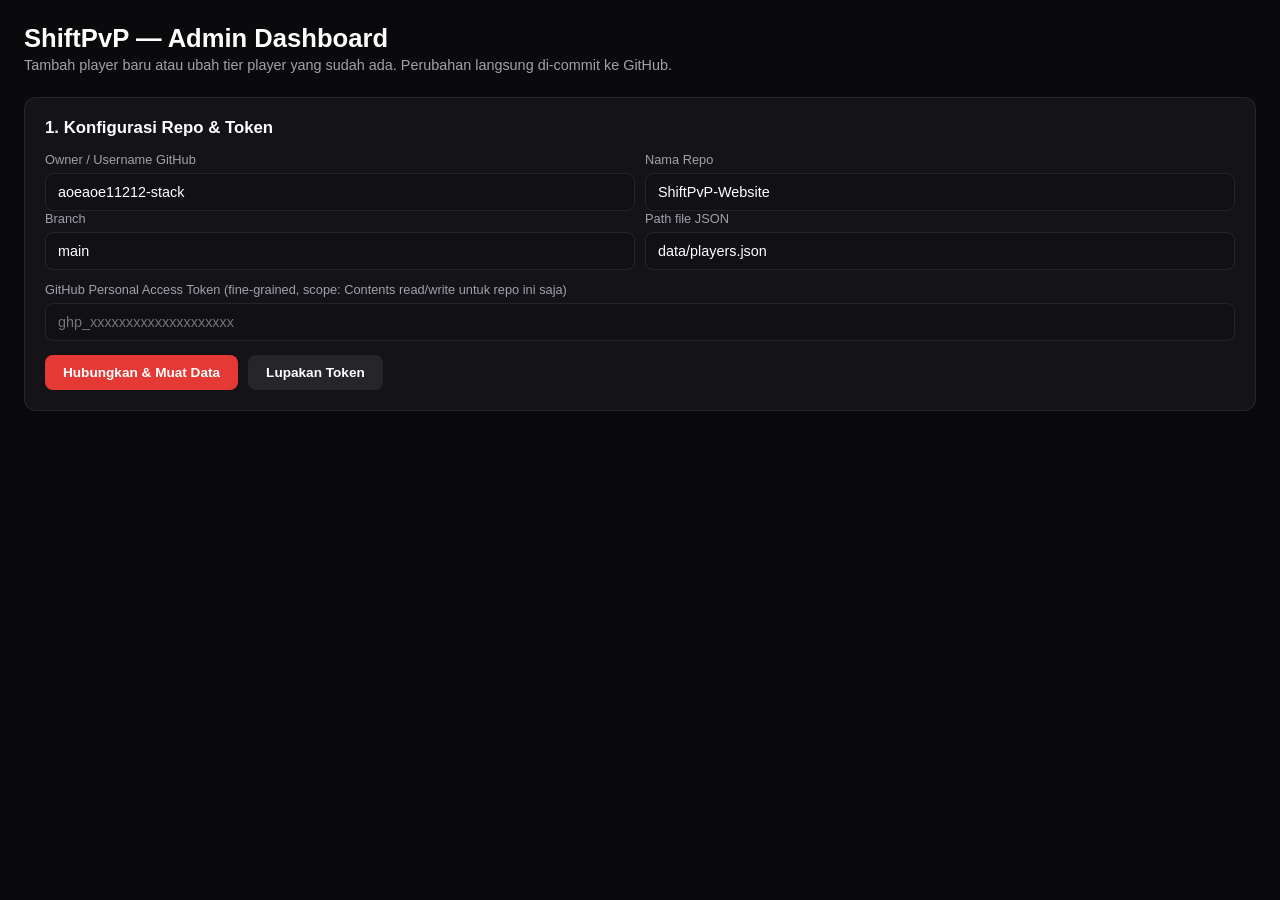
<file: admin.html>
<!DOCTYPE html>
<html lang="id">
<head>
<meta charset="UTF-8">
<meta name="viewport" content="width=device-width, initial-scale=1.0">
<title>ShiftPvP - Admin Dashboard</title>
<meta name="robots" content="noindex, nofollow">
<style>
    :root {
        --color-bg-darker: #0a0a0c;
        --color-bg-main: #111115;
        --color-bg-card: rgba(22, 22, 28, 0.85);
        --color-bg-card-hover: rgba(30, 30, 38, 0.95);
        --color-border: rgba(255, 255, 255, 0.08);
        --color-border-hover: rgba(229, 57, 85, 0.4);
        --color-text-primary: #ffffff;
        --color-text-secondary: #a1a1aa;
        --color-text-muted: #52525b;
        --color-accent: #e53935;
        --color-accent-rgb: 229, 57, 85;
        --color-accent-hover: #f44336;
        --color-success: #4caf50;
        --color-warn: #ffb74d;
        --font-display: 'Space Grotesk', -apple-system, BlinkMacSystemFont, sans-serif;
        --font-sans: 'Plus Jakarta Sans', -apple-system, BlinkMacSystemFont, sans-serif;
    }

    * { box-sizing: border-box; }

    body {
        margin: 0;
        background: var(--color-bg-darker);
        color: var(--color-text-primary);
        font-family: var(--font-sans);
        min-height: 100vh;
        padding: 24px;
    }

    h1 {
        font-family: var(--font-display);
        font-size: 1.6rem;
        margin: 0 0 4px 0;
    }

    .subtitle {
        color: var(--color-text-secondary);
        margin-bottom: 24px;
        font-size: 0.9rem;
    }

    .card {
        background: var(--color-bg-card);
        border: 1px solid var(--color-border);
        border-radius: 12px;
        padding: 20px;
        margin-bottom: 20px;
    }

    .card h2 {
        font-family: var(--font-display);
        font-size: 1.05rem;
        margin: 0 0 14px 0;
    }

    label {
        display: block;
        font-size: 0.8rem;
        color: var(--color-text-secondary);
        margin-bottom: 6px;
        margin-top: 12px;
    }
    label:first-child { margin-top: 0; }

    input[type="text"], input[type="password"], select {
        width: 100%;
        background: var(--color-bg-main);
        border: 1px solid var(--color-border);
        border-radius: 8px;
        padding: 10px 12px;
        color: var(--color-text-primary);
        font-family: var(--font-sans);
        font-size: 0.9rem;
        outline: none;
        transition: border-color 0.2s ease;
    }

    input:focus, select:focus {
        border-color: var(--color-border-hover);
    }

    .btn {
        display: inline-flex;
        align-items: center;
        gap: 6px;
        border: none;
        border-radius: 8px;
        padding: 10px 18px;
        font-family: var(--font-display);
        font-weight: 700;
        font-size: 0.85rem;
        cursor: pointer;
        transition: background 0.2s ease, opacity 0.2s ease;
    }
    .btn:disabled { opacity: 0.5; cursor: not-allowed; }

    .btn-primary { background: var(--color-accent); color: #fff; }
    .btn-primary:hover:not(:disabled) { background: var(--color-accent-hover); }

    .btn-secondary { background: rgba(255,255,255,0.08); color: var(--color-text-primary); }
    .btn-secondary:hover:not(:disabled) { background: rgba(255,255,255,0.14); }

    .btn-danger { background: rgba(229,57,53,0.15); color: #ef5350; border: 1px solid rgba(229,57,53,0.3); }
    .btn-danger:hover:not(:disabled) { background: rgba(229,57,53,0.28); }

    .row { display: flex; gap: 10px; flex-wrap: wrap; }

    .grid-2 {
        display: grid;
        grid-template-columns: 380px 1fr;
        gap: 20px;
        align-items: start;
    }
    @media (max-width: 900px) {
        .grid-2 { grid-template-columns: 1fr; }
    }

    .tier-grid {
        display: grid;
        grid-template-columns: repeat(2, 1fr);
        gap: 10px;
    }

    .status-bar {
        font-size: 0.85rem;
        padding: 10px 14px;
        border-radius: 8px;
        margin-bottom: 16px;
        display: none;
    }
    .status-bar.show { display: block; }
    .status-info { background: rgba(33,150,243,0.12); color: #64b5f6; border: 1px solid rgba(33,150,243,0.25); }
    .status-success { background: rgba(76,175,80,0.12); color: #81c784; border: 1px solid rgba(76,175,80,0.25); }
    .status-error { background: rgba(229,57,53,0.12); color: #ef5350; border: 1px solid rgba(229,57,53,0.25); }

    .player-list {
        max-height: 560px;
        overflow-y: auto;
        display: flex;
        flex-direction: column;
        gap: 8px;
    }

    .player-item {
        display: flex;
        justify-content: space-between;
        align-items: center;
        background: var(--color-bg-main);
        border: 1px solid var(--color-border);
        border-radius: 8px;
        padding: 10px 12px;
        cursor: pointer;
        transition: background 0.15s ease, border-color 0.15s ease;
    }
    .player-item:hover { background: var(--color-bg-card-hover); border-color: var(--color-border-hover); }
    .player-item.active { border-color: var(--color-accent); background: rgba(229,57,85,0.08); }

    .player-item-name { font-weight: 700; font-size: 0.9rem; }
    .player-item-meta { font-size: 0.75rem; color: var(--color-text-muted); }

    .badge-mini {
        font-size: 0.65rem;
        padding: 2px 6px;
        border-radius: 4px;
        background: rgba(255,255,255,0.06);
        color: var(--color-text-muted);
    }
    .badge-mini.unranked { color: var(--color-warn); background: rgba(255,183,77,0.12); }

    .log-box {
        background: var(--color-bg-main);
        border: 1px solid var(--color-border);
        border-radius: 8px;
        padding: 12px;
        font-family: monospace;
        font-size: 0.78rem;
        max-height: 160px;
        overflow-y: auto;
        color: var(--color-text-secondary);
        white-space: pre-wrap;
    }

    .pill {
        font-size: 0.72rem;
        padding: 3px 8px;
        border-radius: 20px;
        background: rgba(255,255,255,0.06);
        color: var(--color-text-secondary);
    }

    .locked-overlay {
        text-align: center;
        padding: 60px 20px;
        color: var(--color-text-secondary);
    }

    .search-box {
        width: 100%;
        margin-bottom: 10px;
    }

    .empty-hint {
        color: var(--color-text-muted);
        font-size: 0.85rem;
        text-align: center;
        padding: 20px;
    }
</style>
</head>
<body>

<h1>ShiftPvP &mdash; Admin Dashboard</h1>
<div class="subtitle">Tambah player baru atau ubah tier player yang sudah ada. Perubahan langsung di-commit ke GitHub.</div>

<div id="statusBar" class="status-bar"></div>

<!-- ==================== LOGIN / TOKEN GATE ==================== -->
<div id="authCard" class="card">
    <h2>1. Konfigurasi Repo &amp; Token</h2>
    <div class="row">
        <div style="flex:1; min-width:200px;">
            <label for="repoOwner">Owner / Username GitHub</label>
            <input type="text" id="repoOwner" value="aoeaoe11212-stack">
        </div>
        <div style="flex:1; min-width:200px;">
            <label for="repoName">Nama Repo</label>
            <input type="text" id="repoName" value="ShiftPvP-Website">
        </div>
    </div>
    <div class="row">
        <div style="flex:1; min-width:200px;">
            <label for="repoBranch">Branch</label>
            <input type="text" id="repoBranch" value="main">
        </div>
        <div style="flex:1; min-width:200px;">
            <label for="repoPath">Path file JSON</label>
            <input type="text" id="repoPath" value="data/players.json">
        </div>
    </div>
    <label for="ghToken">GitHub Personal Access Token (fine-grained, scope: Contents read/write untuk repo ini saja)</label>
    <input type="password" id="ghToken" placeholder="ghp_xxxxxxxxxxxxxxxxxxxx" autocomplete="off">
    <div class="row" style="margin-top:14px;">
        <button class="btn btn-primary" id="btnConnect">Hubungkan &amp; Muat Data</button>
        <button class="btn btn-secondary" id="btnForgetToken">Lupakan Token</button>
    </div>
</div>

<!-- ==================== MAIN DASHBOARD (hidden until connected) ==================== -->
<div id="dashboard" style="display:none;">

    <div class="card">
        <div class="row" style="justify-content:space-between; align-items:center;">
            <span class="pill" id="playerCountPill">0 player</span>
            <div class="row">
                <button class="btn btn-secondary" id="btnReload">Reload dari GitHub</button>
                <button class="btn btn-secondary" id="btnDownload">⬇️ Download players.json</button>
                <button class="btn btn-primary" id="btnCommit">💾 Save &amp; Commit ke GitHub</button>
            </div>
        </div>
    </div>

    <div class="grid-2">
        <!-- LIST -->
        <div class="card">
            <h2>Daftar Player</h2>
            <input type="text" id="searchBox" class="search-box" placeholder="Cari player...">
            <div class="player-list" id="playerList"></div>
        </div>

        <!-- FORM -->
        <div class="card">
            <h2 id="formTitle">Tambah Player Baru</h2>

            <label for="formUsername">Username</label>
            <input type="text" id="formUsername" placeholder="cth: Apacoba179010">

            <div class="tier-grid" id="tierGrid"></div>

            <div class="row" style="margin-top:18px;">
                <button class="btn btn-primary" id="btnSavePlayer">Simpan ke Daftar (belum commit)</button>
                <button class="btn btn-secondary" id="btnClearForm">Kosongkan Form</button>
                <button class="btn btn-danger" id="btnDeletePlayer" style="display:none;">Hapus Player Ini</button>
            </div>
            <div class="empty-hint">
                Tombol di atas cuma mengubah data di memori browser. Perubahan baru benar-benar
                tersimpan setelah kamu klik <strong>"Save &amp; Commit ke GitHub"</strong>, atau
                <strong>"Download players.json"</strong> lalu upload manual (lihat card di bawah).
            </div>
        </div>
    </div>

    <div class="card">
        <h2>Log Aktivitas</h2>
        <div class="log-box" id="logBox">Menunggu aktivitas...</div>
    </div>

    <div class="card">
        <h2>Cara Upload Manual (kalau tombol Commit gagal / 403)</h2>
        <div class="empty-hint" style="text-align:left;">
            1. Klik <strong>"⬇️ Download players.json"</strong> di atas &mdash; file ter-download ke komputer.<br>
            2. Buka repo GitHub kamu, masuk ke folder <code>data</code>, klik file <code>players.json</code>.<br>
            3. Klik ikon pensil (Edit this file).<br>
            4. Select all isinya (Ctrl+A) lalu hapus.<br>
            5. Buka file <code>players.json</code> yang baru di-download tadi pakai Notepad/text editor, copy semua isinya.<br>
            6. Paste ke GitHub, scroll ke bawah, klik <strong>"Commit changes"</strong>.<br>
            7. Vercel otomatis deploy ulang dalam 1&ndash;2 menit.
        </div>
    </div>
</div>

<script>
(function () {
    'use strict';

    const TIER_OPTIONS = ["—", "HT1","LT1","HT2","LT2","HT3","LT3","HT4","LT4","HT5","LT5"];
    const GAMEMODES = [
        { key: "sword",   label: "Sword" },
        { key: "nethpot", label: "NethPot" },
        { key: "crystal", label: "Crystal" },
        { key: "mace",    label: "Mace" },
        { key: "uhc",     label: "UHC" },
        { key: "smp",     label: "SMP" },
        { key: "diasmp",  label: "DiaSMP" }
    ];
    const TIER_POINTS = {
        "HT1": 20, "LT1": 18, "HT2": 16, "LT2": 14, "HT3": 12, "LT3": 10,
        "HT4": 8,  "LT4": 6,  "HT5": 4,  "LT5": 2,  "—": 0, "unranked": 0
    };

    const TOKEN_KEY = 'shiftpvp_admin_gh_token'; // sessionStorage: hilang saat tab ditutup

    let players = [];
    let currentSha = null;   // sha file terakhir dari GitHub, dibutuhkan untuk commit
    let editingIndex = null; // null = mode tambah baru, angka = mode edit

    const el = (id) => document.getElementById(id);

    /* ---------------------------------------------------------------
       UI HELPERS
       --------------------------------------------------------------- */
    function setStatus(msg, type) {
        const bar = el('statusBar');
        bar.textContent = msg;
        bar.className = 'status-bar show status-' + (type || 'info');
    }
    function clearStatus() {
        el('statusBar').className = 'status-bar';
    }
    function log(msg) {
        const box = el('logBox');
        const time = new Date().toLocaleTimeString('id-ID');
        box.textContent = `[${time}] ${msg}\n` + box.textContent;
    }

    function totalPoints(player) {
        let total = 0;
        for (const mode in player.tiers) {
            const tier = player.tiers[mode] ? player.tiers[mode].trim() : "—";
            total += TIER_POINTS[tier] || 0;
        }
        return total;
    }

    /* ---------------------------------------------------------------
       GITHUB API HELPERS
       --------------------------------------------------------------- */
    function getConfig() {
        return {
            owner: el('repoOwner').value.trim(),
            repo: el('repoName').value.trim(),
            branch: el('repoBranch').value.trim() || 'main',
            path: el('repoPath').value.trim(),
            token: el('ghToken').value.trim()
        };
    }

    function apiHeaders(token) {
        return {
            'Authorization': `Bearer ${token}`,
            'Accept': 'application/vnd.github+json',
            'X-GitHub-Api-Version': '2022-11-28'
        };
    }

    async function fetchPlayersFromGitHub() {
        const cfg = getConfig();
        if (!cfg.owner || !cfg.repo || !cfg.path || !cfg.token) {
            throw new Error('Owner, repo, path, dan token wajib diisi.');
        }
        const url = `https://api.github.com/repos/${cfg.owner}/${cfg.repo}/contents/${cfg.path}?ref=${cfg.branch}`;
        const res = await fetch(url, { headers: apiHeaders(cfg.token) });

        if (res.status === 401) throw new Error('Token tidak valid / expired.');
        if (res.status === 404) throw new Error('File tidak ditemukan. Cek owner/repo/branch/path.');
        if (!res.ok) throw new Error(`GitHub API error: ${res.status}`);

        const json = await res.json();
        currentSha = json.sha;
        const decoded = decodeURIComponent(escape(atob(json.content.replace(/\n/g, ''))));
        return JSON.parse(decoded);
    }

    async function commitPlayersToGitHub(updatedPlayers, message) {
        const cfg = getConfig();
        const url = `https://api.github.com/repos/${cfg.owner}/${cfg.repo}/contents/${cfg.path}`;

        const jsonString = JSON.stringify(updatedPlayers, null, 2);
        const base64Content = btoa(unescape(encodeURIComponent(jsonString)));

        const body = {
            message: message || `Update players.json via admin dashboard`,
            content: base64Content,
            branch: cfg.branch,
            sha: currentSha
        };

        const res = await fetch(url, {
            method: 'PUT',
            headers: { ...apiHeaders(cfg.token), 'Content-Type': 'application/json' },
            body: JSON.stringify(body)
        });

        if (res.status === 409) {
            throw new Error('CONFLICT: File berubah di GitHub sejak terakhir kamu muat. Klik "Reload dari GitHub" dulu, lalu ulangi perubahanmu.');
        }
        if (res.status === 401) throw new Error('Token tidak valid / expired / tidak punya izin write.');
        if (!res.ok) {
            const errJson = await res.json().catch(() => ({}));
            throw new Error(`Gagal commit (${res.status}): ${errJson.message || 'unknown error'}`);
        }

        const json = await res.json();
        currentSha = json.content.sha; // update sha supaya commit berikutnya tidak conflict
        return json;
    }

    /* ---------------------------------------------------------------
       RENDER: TIER FORM
       --------------------------------------------------------------- */
    function buildTierGrid() {
        const grid = el('tierGrid');
        grid.innerHTML = GAMEMODES.map(gm => `
            <div>
                <label for="tier_${gm.key}">${gm.label}</label>
                <select id="tier_${gm.key}">
                    ${TIER_OPTIONS.map(t => `<option value="${t}">${t === '—' ? 'Unranked (—)' : t}</option>`).join('')}
                </select>
            </div>
        `).join('');
    }

    function readFormTiers() {
        const tiers = {};
        GAMEMODES.forEach(gm => {
            tiers[gm.key] = el(`tier_${gm.key}`).value;
        });
        return tiers;
    }

    function fillFormWithPlayer(player) {
        el('formUsername').value = player.username || '';
        GAMEMODES.forEach(gm => {
            const val = (player.tiers && player.tiers[gm.key]) || '—';
            el(`tier_${gm.key}`).value = val;
        });
    }

    function clearForm() {
        el('formUsername').value = '';
        GAMEMODES.forEach(gm => { el(`tier_${gm.key}`).value = '—'; });
        editingIndex = null;
        el('formTitle').textContent = 'Tambah Player Baru';
        el('btnDeletePlayer').style.display = 'none';
        renderPlayerList();
    }

    /* ---------------------------------------------------------------
       RENDER: PLAYER LIST
       --------------------------------------------------------------- */
    function renderPlayerList() {
        const listEl = el('playerList');
        const query = el('searchBox').value.trim().toLowerCase();

        const filtered = players
            .map((p, idx) => ({ p, idx }))
            .filter(({ p }) => !query || (p.username || '').toLowerCase().includes(query))
            .sort((a, b) => totalPoints(b.p) - totalPoints(a.p));

        el('playerCountPill').textContent = `${players.length} player`;

        if (filtered.length === 0) {
            listEl.innerHTML = `<div class="empty-hint">Tidak ada player ditemukan.</div>`;
            return;
        }

        listEl.innerHTML = filtered.map(({ p, idx }) => {
            const pts = totalPoints(p);
            const unranked = pts === 0;
            return `
                <div class="player-item ${editingIndex === idx ? 'active' : ''}" data-idx="${idx}">
                    <div>
                        <div class="player-item-name">${escapeHtml(p.username || '(tanpa nama)')}</div>
                        <div class="player-item-meta">${pts} pts</div>
                    </div>
                    <span class="badge-mini ${unranked ? 'unranked' : ''}">${unranked ? 'Unranked' : 'Ranked'}</span>
                </div>
            `;
        }).join('');

        listEl.querySelectorAll('.player-item').forEach(item => {
            item.addEventListener('click', () => {
                const idx = parseInt(item.dataset.idx, 10);
                editingIndex = idx;
                el('formTitle').textContent = `Edit: ${players[idx].username}`;
                el('btnDeletePlayer').style.display = 'inline-flex';
                fillFormWithPlayer(players[idx]);
                renderPlayerList();
            });
        });
    }

    function escapeHtml(str) {
        return String(str).replace(/[&<>"']/g, (c) => ({
            '&': '&amp;', '<': '&lt;', '>': '&gt;', '"': '&quot;', "'": '&#39;'
        }[c]));
    }

    /* ---------------------------------------------------------------
       ACTIONS
       --------------------------------------------------------------- */
    async function handleConnect() {
        clearStatus();
        setStatus('Menghubungkan ke GitHub...', 'info');
        try {
            players = await fetchPlayersFromGitHub();
            sessionStorage.setItem(TOKEN_KEY, el('ghToken').value.trim());
            el('dashboard').style.display = 'block';
            buildTierGrid();
            clearForm();
            renderPlayerList();
            setStatus(`Berhasil memuat ${players.length} player dari GitHub.`, 'success');
            log(`Berhasil memuat ${players.length} player. SHA: ${currentSha}`);
        } catch (err) {
            setStatus(err.message, 'error');
            log(`ERROR saat memuat: ${err.message}`);
        }
    }

    function handleSavePlayerToMemory() {
        const username = el('formUsername').value.trim();
        if (!username) {
            setStatus('Username tidak boleh kosong.', 'error');
            return;
        }

        const duplicate = players.findIndex((p, idx) =>
            idx !== editingIndex && p.username && p.username.toLowerCase() === username.toLowerCase()
        );
        if (duplicate !== -1) {
            setStatus(`Username "${username}" sudah dipakai player lain.`, 'error');
            return;
        }

        const tiers = readFormTiers();

        if (editingIndex === null) {
            players.push({ username, tiers });
            log(`Player baru ditambahkan ke memori: ${username}`);
            setStatus(`"${username}" ditambahkan ke daftar (belum di-commit).`, 'success');
        } else {
            players[editingIndex] = { username, tiers };
            log(`Player diubah di memori: ${username}`);
            setStatus(`"${username}" diperbarui di daftar (belum di-commit).`, 'success');
        }

        clearForm();
    }

    function handleDeletePlayer() {
        if (editingIndex === null) return;
        const name = players[editingIndex].username;
        if (!confirm(`Hapus "${name}" dari daftar? (belum di-commit sampai kamu klik Save & Commit)`)) return;
        players.splice(editingIndex, 1);
        log(`Player dihapus dari memori: ${name}`);
        setStatus(`"${name}" dihapus dari daftar (belum di-commit).`, 'success');
        clearForm();
    }

    async function handleCommit() {
        if (!confirm(`Commit ${players.length} player ke GitHub sekarang? Perubahan akan langsung live setelah Vercel selesai deploy.`)) return;
        setStatus('Mengirim commit ke GitHub...', 'info');
        try {
            const commitMsg = `Update players.json via admin dashboard (${players.length} players)`;
            await commitPlayersToGitHub(players, commitMsg);
            setStatus('Berhasil commit ke GitHub! Vercel akan auto-deploy dalam beberapa menit.', 'success');
            log(`Commit berhasil. Total player: ${players.length}`);
        } catch (err) {
            setStatus(err.message, 'error');
            log(`ERROR saat commit: ${err.message}`);
        }
    }

    async function handleReload() {
        setStatus('Memuat ulang dari GitHub...', 'info');
        try {
            players = await fetchPlayersFromGitHub();
            clearForm();
            renderPlayerList();
            setStatus(`Berhasil reload ${players.length} player.`, 'success');
            log('Reload dari GitHub berhasil.');
        } catch (err) {
            setStatus(err.message, 'error');
            log(`ERROR saat reload: ${err.message}`);
        }
    }

    function handleDownload() {
        const jsonString = JSON.stringify(players, null, 2);
        const blob = new Blob([jsonString], { type: 'application/json' });
        const url = URL.createObjectURL(blob);
        const a = document.createElement('a');
        a.href = url;
        a.download = 'players.json';
        document.body.appendChild(a);
        a.click();
        document.body.removeChild(a);
        URL.revokeObjectURL(url);
        log(`Downloaded players.json (${players.length} players) ke komputer.`);
        setStatus('players.json ter-download. Upload manual ke GitHub via web (lihat instruksi di bawah tombol).', 'success');
    }

    function handleForgetToken() {
        sessionStorage.removeItem(TOKEN_KEY);
        el('ghToken').value = '';
        el('dashboard').style.display = 'none';
        setStatus('Token dilupakan dari sesi ini.', 'info');
        log('Token dihapus dari sessionStorage.');
    }

    /* ---------------------------------------------------------------
       INIT
       --------------------------------------------------------------- */
    function init() {
        buildTierGrid();

        const savedToken = sessionStorage.getItem(TOKEN_KEY);
        if (savedToken) el('ghToken').value = savedToken;

        el('btnConnect').addEventListener('click', handleConnect);
        el('btnForgetToken').addEventListener('click', handleForgetToken);
        el('btnSavePlayer').addEventListener('click', handleSavePlayerToMemory);
        el('btnClearForm').addEventListener('click', clearForm);
        el('btnDeletePlayer').addEventListener('click', handleDeletePlayer);
        el('btnCommit').addEventListener('click', handleCommit);
        el('btnDownload').addEventListener('click', handleDownload);
        el('btnReload').addEventListener('click', handleReload);
        el('searchBox').addEventListener('input', renderPlayerList);
    }

    init();
})();
</script>

</body>
</html>
</file>
